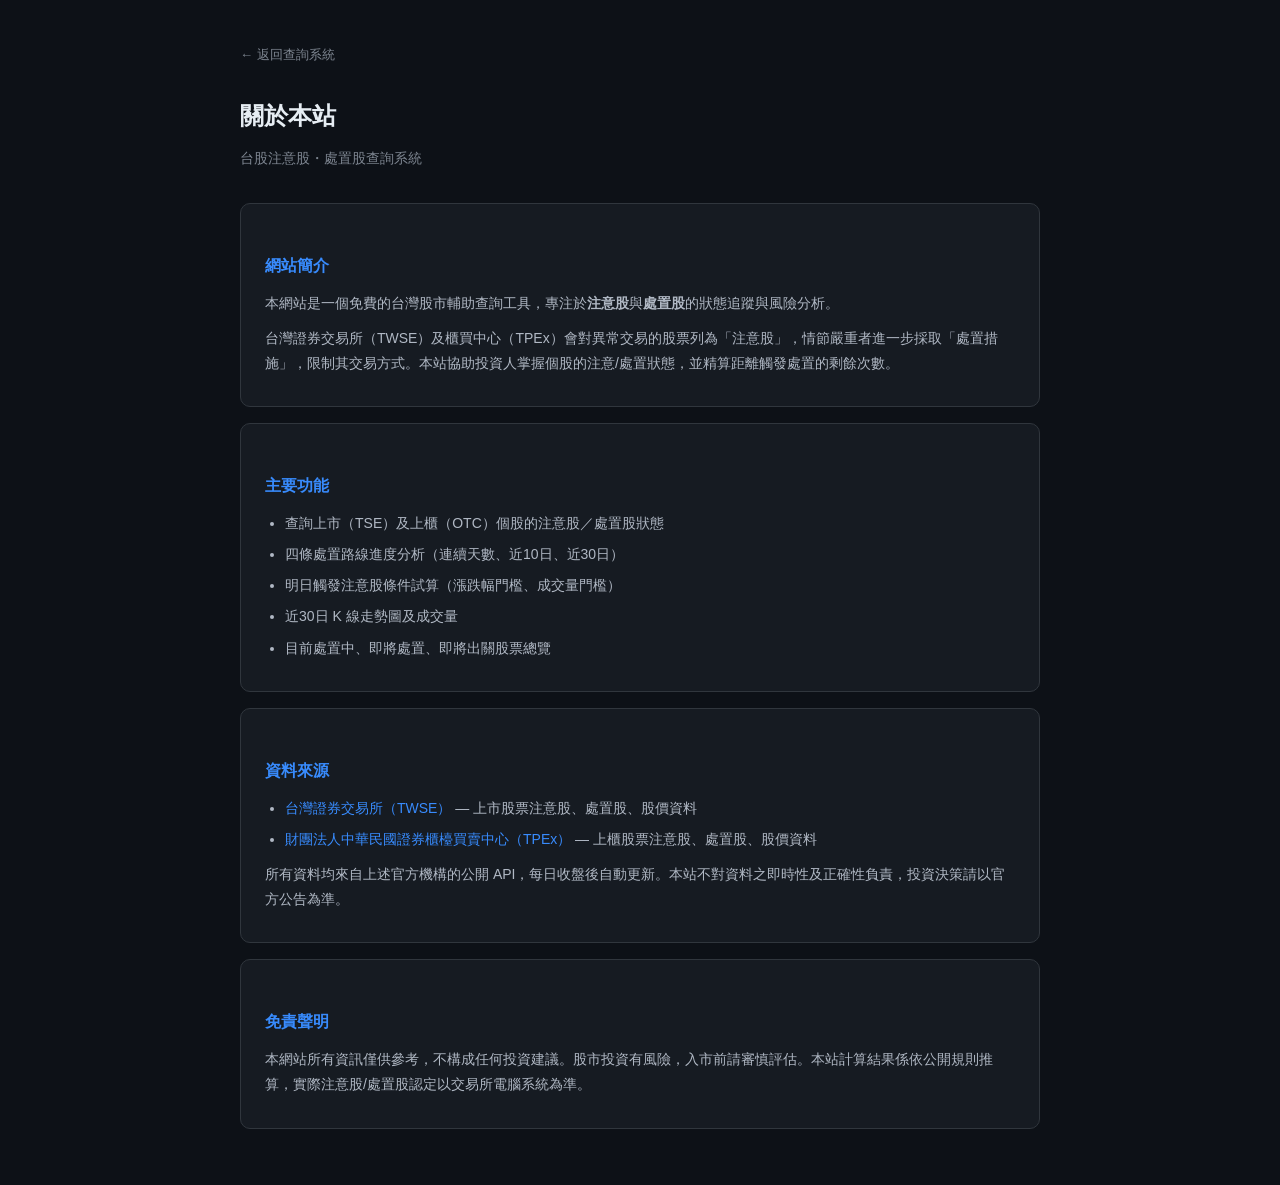
<file: templates/about.html>
<!DOCTYPE html>
<html lang="zh-TW">
<head>
  <meta charset="UTF-8">
  <meta name="viewport" content="width=device-width, initial-scale=1.0">
  <title>關於本站 — 台股注意股・處置股查詢系統</title>
  <style>
    * { margin:0; padding:0; box-sizing:border-box; }
    body {
      background:#0d1117; color:#e6edf3;
      font-family:-apple-system, BlinkMacSystemFont, 'Segoe UI', 'PingFang TC', 'Microsoft JhengHei', sans-serif;
      padding:40px 20px; line-height:1.8;
    }
    .container { max-width:800px; margin:0 auto; }
    h1 { font-size:24px; font-weight:700; margin-bottom:8px; }
    h2 { font-size:16px; font-weight:600; color:#388bfd; margin:28px 0 10px; }
    p  { font-size:14px; color:#b0b8c4; margin-bottom:10px; }
    ul { font-size:14px; color:#b0b8c4; margin:0 0 10px 20px; }
    li { margin-bottom:6px; }
    a  { color:#388bfd; text-decoration:none; }
    a:hover { text-decoration:underline; }
    .subtitle { font-size:14px; color:#7d8590; margin-bottom:32px; }
    .back { display:inline-block; margin-bottom:28px; font-size:13px; color:#7d8590; }
    .back:hover { color:#e6edf3; }
    .card {
      background:#161b22; border:1px solid #30363d;
      border-radius:10px; padding:20px 24px; margin-bottom:16px;
    }
  </style>
</head>
<body>
<div class="container">
  <a class="back" href="/">← 返回查詢系統</a>
  <h1>關於本站</h1>
  <p class="subtitle">台股注意股・處置股查詢系統</p>

  <div class="card">
    <h2>網站簡介</h2>
    <p>本網站是一個免費的台灣股市輔助查詢工具，專注於<strong>注意股</strong>與<strong>處置股</strong>的狀態追蹤與風險分析。</p>
    <p>台灣證券交易所（TWSE）及櫃買中心（TPEx）會對異常交易的股票列為「注意股」，情節嚴重者進一步採取「處置措施」，限制其交易方式。本站協助投資人掌握個股的注意/處置狀態，並精算距離觸發處置的剩餘次數。</p>
  </div>

  <div class="card">
    <h2>主要功能</h2>
    <ul>
      <li>查詢上市（TSE）及上櫃（OTC）個股的注意股／處置股狀態</li>
      <li>四條處置路線進度分析（連續天數、近10日、近30日）</li>
      <li>明日觸發注意股條件試算（漲跌幅門檻、成交量門檻）</li>
      <li>近30日 K 線走勢圖及成交量</li>
      <li>目前處置中、即將處置、即將出關股票總覽</li>
    </ul>
  </div>

  <div class="card">
    <h2>資料來源</h2>
    <ul>
      <li><a href="https://www.twse.com.tw/" target="_blank" rel="noopener">台灣證券交易所（TWSE）</a> — 上市股票注意股、處置股、股價資料</li>
      <li><a href="https://www.tpex.org.tw/" target="_blank" rel="noopener">財團法人中華民國證券櫃檯買賣中心（TPEx）</a> — 上櫃股票注意股、處置股、股價資料</li>
    </ul>
    <p>所有資料均來自上述官方機構的公開 API，每日收盤後自動更新。本站不對資料之即時性及正確性負責，投資決策請以官方公告為準。</p>
  </div>

  <div class="card">
    <h2>免責聲明</h2>
    <p>本網站所有資訊僅供參考，不構成任何投資建議。股市投資有風險，入市前請審慎評估。本站計算結果係依公開規則推算，實際注意股/處置股認定以交易所電腦系統為準。</p>
  </div>
</div>
</body>
</html>
</file>
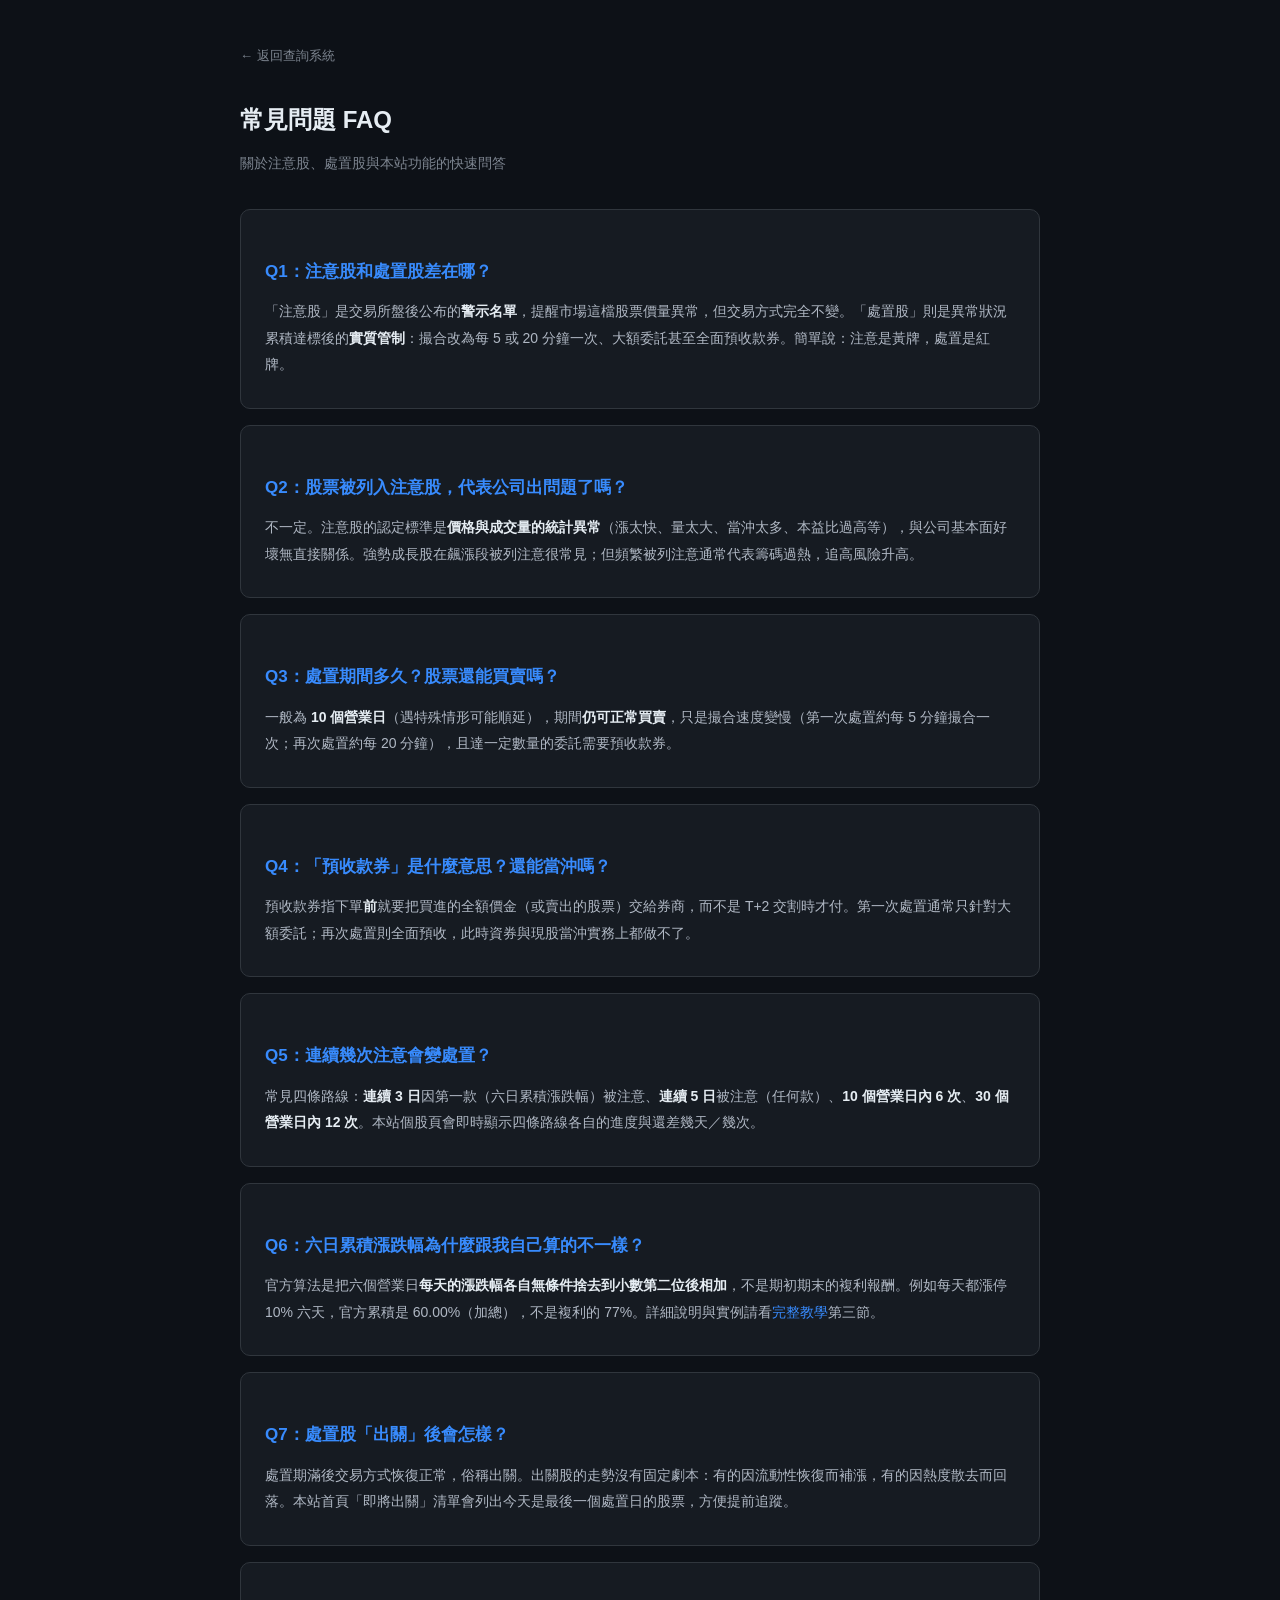
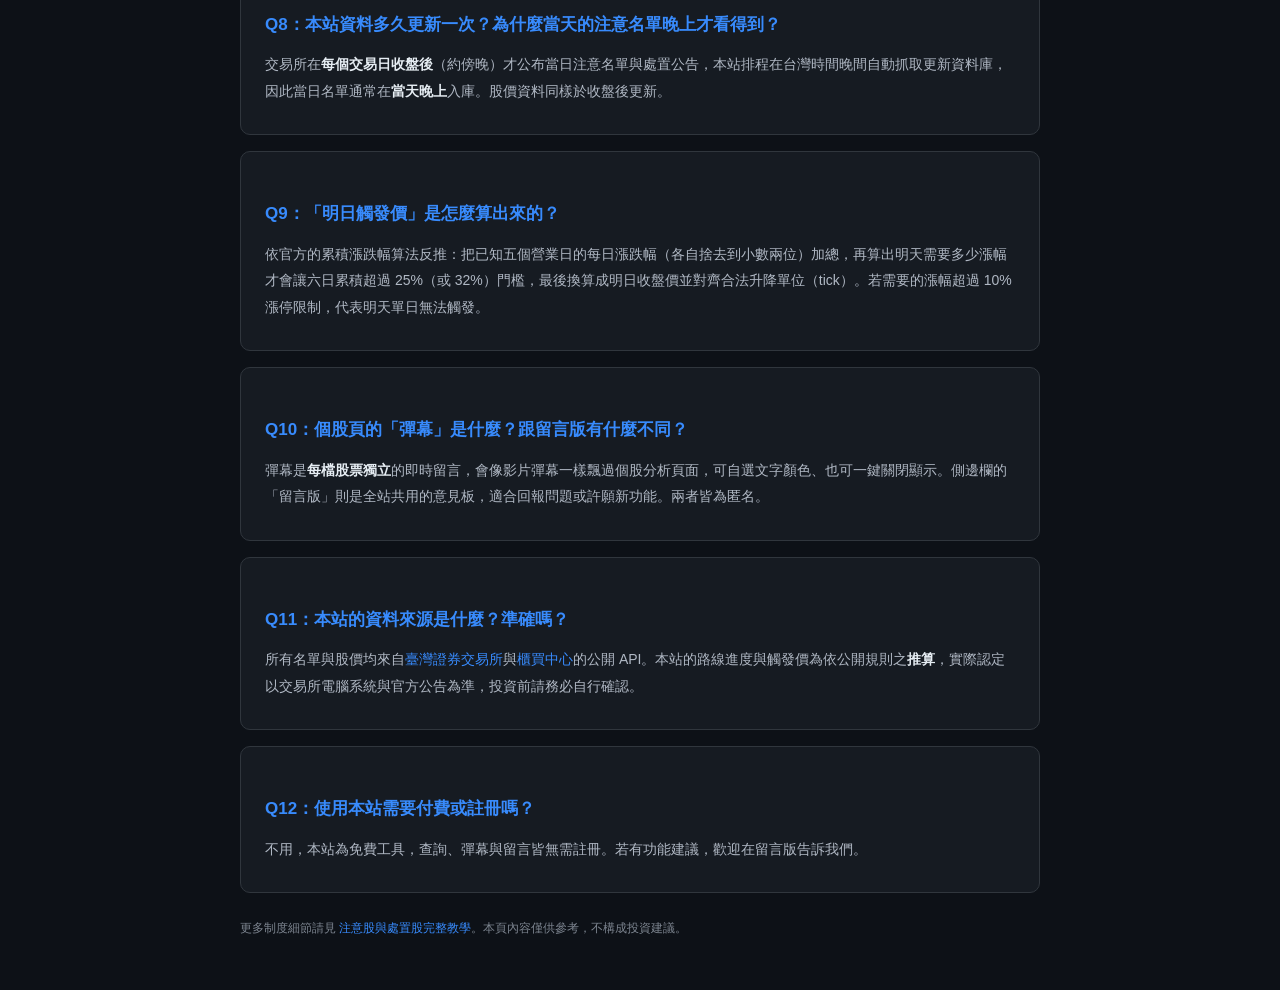
<file: templates/faq.html>
<!DOCTYPE html>
<html lang="zh-TW">
<head>
  <meta charset="UTF-8">
  <meta name="viewport" content="width=device-width, initial-scale=1.0">
  <meta name="description" content="台股注意股、處置股常見問題：注意股和處置股差在哪？處置期間多久、還能交易嗎？分盤撮合與預收款券是什麼？累積漲跌幅怎麼算？資料多久更新？">
  <title>常見問題 FAQ — 台股注意股・處置股查詢系統</title>
  <style>
    * { margin:0; padding:0; box-sizing:border-box; }
    body {
      background:#0d1117; color:#e6edf3;
      font-family:-apple-system, BlinkMacSystemFont, 'Segoe UI', 'PingFang TC', 'Microsoft JhengHei', sans-serif;
      padding:40px 20px; line-height:1.9;
    }
    .container { max-width:800px; margin:0 auto; }
    h1 { font-size:24px; font-weight:700; margin-bottom:8px; }
    h2 { font-size:17px; font-weight:600; color:#388bfd; margin:26px 0 10px; }
    h3 { font-size:15px; font-weight:600; color:#e6edf3; margin:18px 0 8px; }
    p  { font-size:14px; color:#b0b8c4; margin-bottom:10px; }
    ul, ol { font-size:14px; color:#b0b8c4; margin:0 0 10px 22px; }
    li { margin-bottom:6px; }
    a  { color:#388bfd; text-decoration:none; }
    a:hover { text-decoration:underline; }
    strong { color:#e6edf3; }
    .subtitle { font-size:14px; color:#7d8590; margin-bottom:32px; }
    .back { display:inline-block; margin-bottom:28px; font-size:13px; color:#7d8590; }
    .back:hover { color:#e6edf3; }
    .card {
      background:#161b22; border:1px solid #30363d;
      border-radius:10px; padding:20px 24px; margin-bottom:16px;
    }
    table { width:100%; border-collapse:collapse; font-size:13px; margin:10px 0; }
    th, td { border:1px solid #30363d; padding:8px 10px; text-align:left; color:#b0b8c4; }
    th { background:#21262d; color:#e6edf3; white-space:nowrap; }
    .tip {
      background:#0d2036; border:1px solid #1f6feb; border-radius:8px;
      padding:12px 16px; font-size:13px; color:#b0cdf0; margin:12px 0;
    }
    .warn {
      background:#2b1500; border:1px solid #d29922; border-radius:8px;
      padding:12px 16px; font-size:13px; color:#f0c060; margin:12px 0;
    }
    .foot-note { font-size:12px; color:#7d8590; margin-top:24px; }
  </style>
</head>
<body>
<div class="container">
  <a class="back" href="/">← 返回查詢系統</a>
  <h1>常見問題 FAQ</h1>
  <p class="subtitle">關於注意股、處置股與本站功能的快速問答</p>

  <div class="card">
    <h2>Q1：注意股和處置股差在哪？</h2>
    <p>「注意股」是交易所盤後公布的<strong>警示名單</strong>，提醒市場這檔股票價量異常，但交易方式完全不變。「處置股」則是異常狀況累積達標後的<strong>實質管制</strong>：撮合改為每 5 或 20 分鐘一次、大額委託甚至全面預收款券。簡單說：注意是黃牌，處置是紅牌。</p>
  </div>

  <div class="card">
    <h2>Q2：股票被列入注意股，代表公司出問題了嗎？</h2>
    <p>不一定。注意股的認定標準是<strong>價格與成交量的統計異常</strong>（漲太快、量太大、當沖太多、本益比過高等），與公司基本面好壞無直接關係。強勢成長股在飆漲段被列注意很常見；但頻繁被列注意通常代表籌碼過熱，追高風險升高。</p>
  </div>

  <div class="card">
    <h2>Q3：處置期間多久？股票還能買賣嗎？</h2>
    <p>一般為 <strong>10 個營業日</strong>（遇特殊情形可能順延），期間<strong>仍可正常買賣</strong>，只是撮合速度變慢（第一次處置約每 5 分鐘撮合一次；再次處置約每 20 分鐘），且達一定數量的委託需要預收款券。</p>
  </div>

  <div class="card">
    <h2>Q4：「預收款券」是什麼意思？還能當沖嗎？</h2>
    <p>預收款券指下單<strong>前</strong>就要把買進的全額價金（或賣出的股票）交給券商，而不是 T+2 交割時才付。第一次處置通常只針對大額委託；再次處置則全面預收，此時資券與現股當沖實務上都做不了。</p>
  </div>

  <div class="card">
    <h2>Q5：連續幾次注意會變處置？</h2>
    <p>常見四條路線：<strong>連續 3 日</strong>因第一款（六日累積漲跌幅）被注意、<strong>連續 5 日</strong>被注意（任何款）、<strong>10 個營業日內 6 次</strong>、<strong>30 個營業日內 12 次</strong>。本站個股頁會即時顯示四條路線各自的進度與還差幾天／幾次。</p>
  </div>

  <div class="card">
    <h2>Q6：六日累積漲跌幅為什麼跟我自己算的不一樣？</h2>
    <p>官方算法是把六個營業日<strong>每天的漲跌幅各自無條件捨去到小數第二位後相加</strong>，不是期初期末的複利報酬。例如每天都漲停 10% 六天，官方累積是 60.00%（加總），不是複利的 77%。詳細說明與實例請看<a href="/guide">完整教學</a>第三節。</p>
  </div>

  <div class="card">
    <h2>Q7：處置股「出關」後會怎樣？</h2>
    <p>處置期滿後交易方式恢復正常，俗稱出關。出關股的走勢沒有固定劇本：有的因流動性恢復而補漲，有的因熱度散去而回落。本站首頁「即將出關」清單會列出今天是最後一個處置日的股票，方便提前追蹤。</p>
  </div>

  <div class="card">
    <h2>Q8：本站資料多久更新一次？為什麼當天的注意名單晚上才看得到？</h2>
    <p>交易所在<strong>每個交易日收盤後</strong>（約傍晚）才公布當日注意名單與處置公告，本站排程在台灣時間晚間自動抓取更新資料庫，因此當日名單通常在<strong>當天晚上</strong>入庫。股價資料同樣於收盤後更新。</p>
  </div>

  <div class="card">
    <h2>Q9：「明日觸發價」是怎麼算出來的？</h2>
    <p>依官方的累積漲跌幅算法反推：把已知五個營業日的每日漲跌幅（各自捨去到小數兩位）加總，再算出明天需要多少漲幅才會讓六日累積超過 25%（或 32%）門檻，最後換算成明日收盤價並對齊合法升降單位（tick）。若需要的漲幅超過 10% 漲停限制，代表明天單日無法觸發。</p>
  </div>

  <div class="card">
    <h2>Q10：個股頁的「彈幕」是什麼？跟留言版有什麼不同？</h2>
    <p>彈幕是<strong>每檔股票獨立</strong>的即時留言，會像影片彈幕一樣飄過個股分析頁面，可自選文字顏色、也可一鍵關閉顯示。側邊欄的「留言版」則是全站共用的意見板，適合回報問題或許願新功能。兩者皆為匿名。</p>
  </div>

  <div class="card">
    <h2>Q11：本站的資料來源是什麼？準確嗎？</h2>
    <p>所有名單與股價均來自<a href="https://www.twse.com.tw/" target="_blank" rel="noopener">臺灣證券交易所</a>與<a href="https://www.tpex.org.tw/" target="_blank" rel="noopener">櫃買中心</a>的公開 API。本站的路線進度與觸發價為依公開規則之<strong>推算</strong>，實際認定以交易所電腦系統與官方公告為準，投資前請務必自行確認。</p>
  </div>

  <div class="card">
    <h2>Q12：使用本站需要付費或註冊嗎？</h2>
    <p>不用，本站為免費工具，查詢、彈幕與留言皆無需註冊。若有功能建議，歡迎在留言版告訴我們。</p>
  </div>

  <p class="foot-note">更多制度細節請見 <a href="/guide">注意股與處置股完整教學</a>。本頁內容僅供參考，不構成投資建議。</p>
</div>
</body>
</html>
</file>
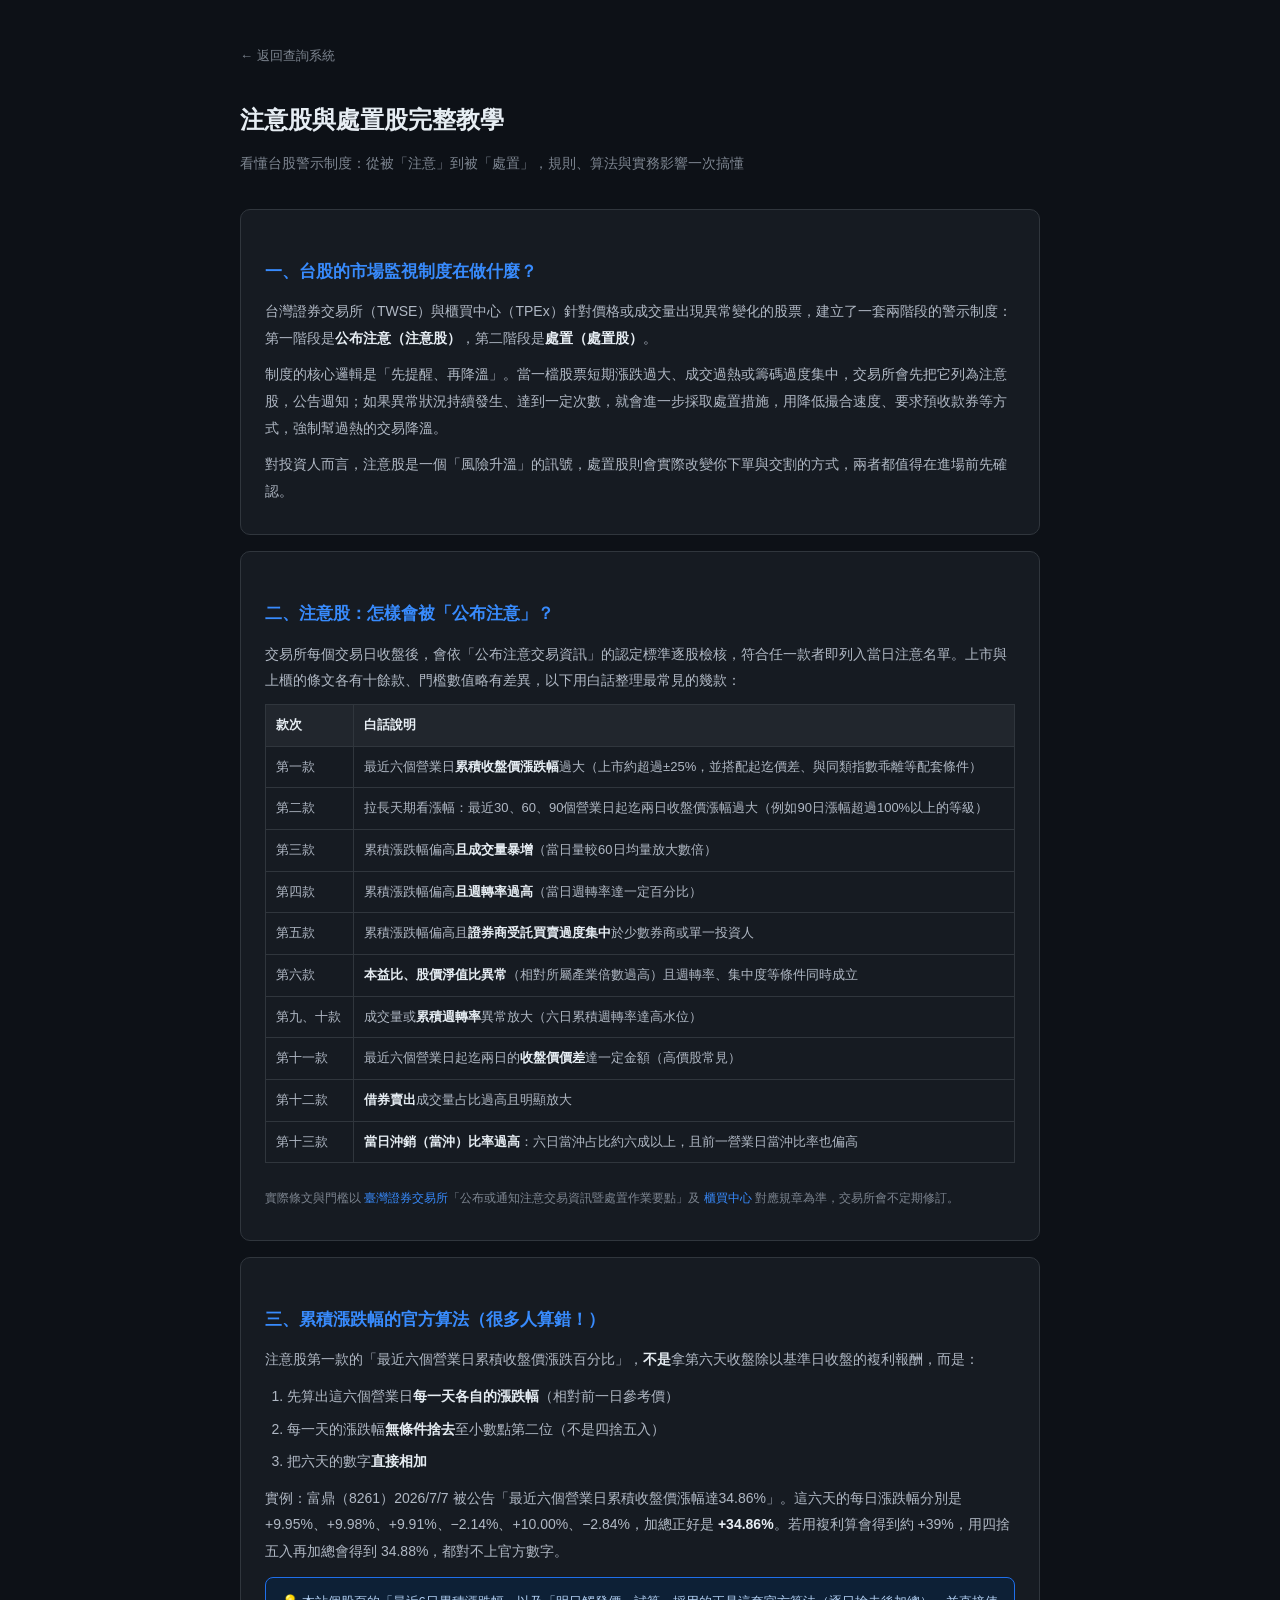
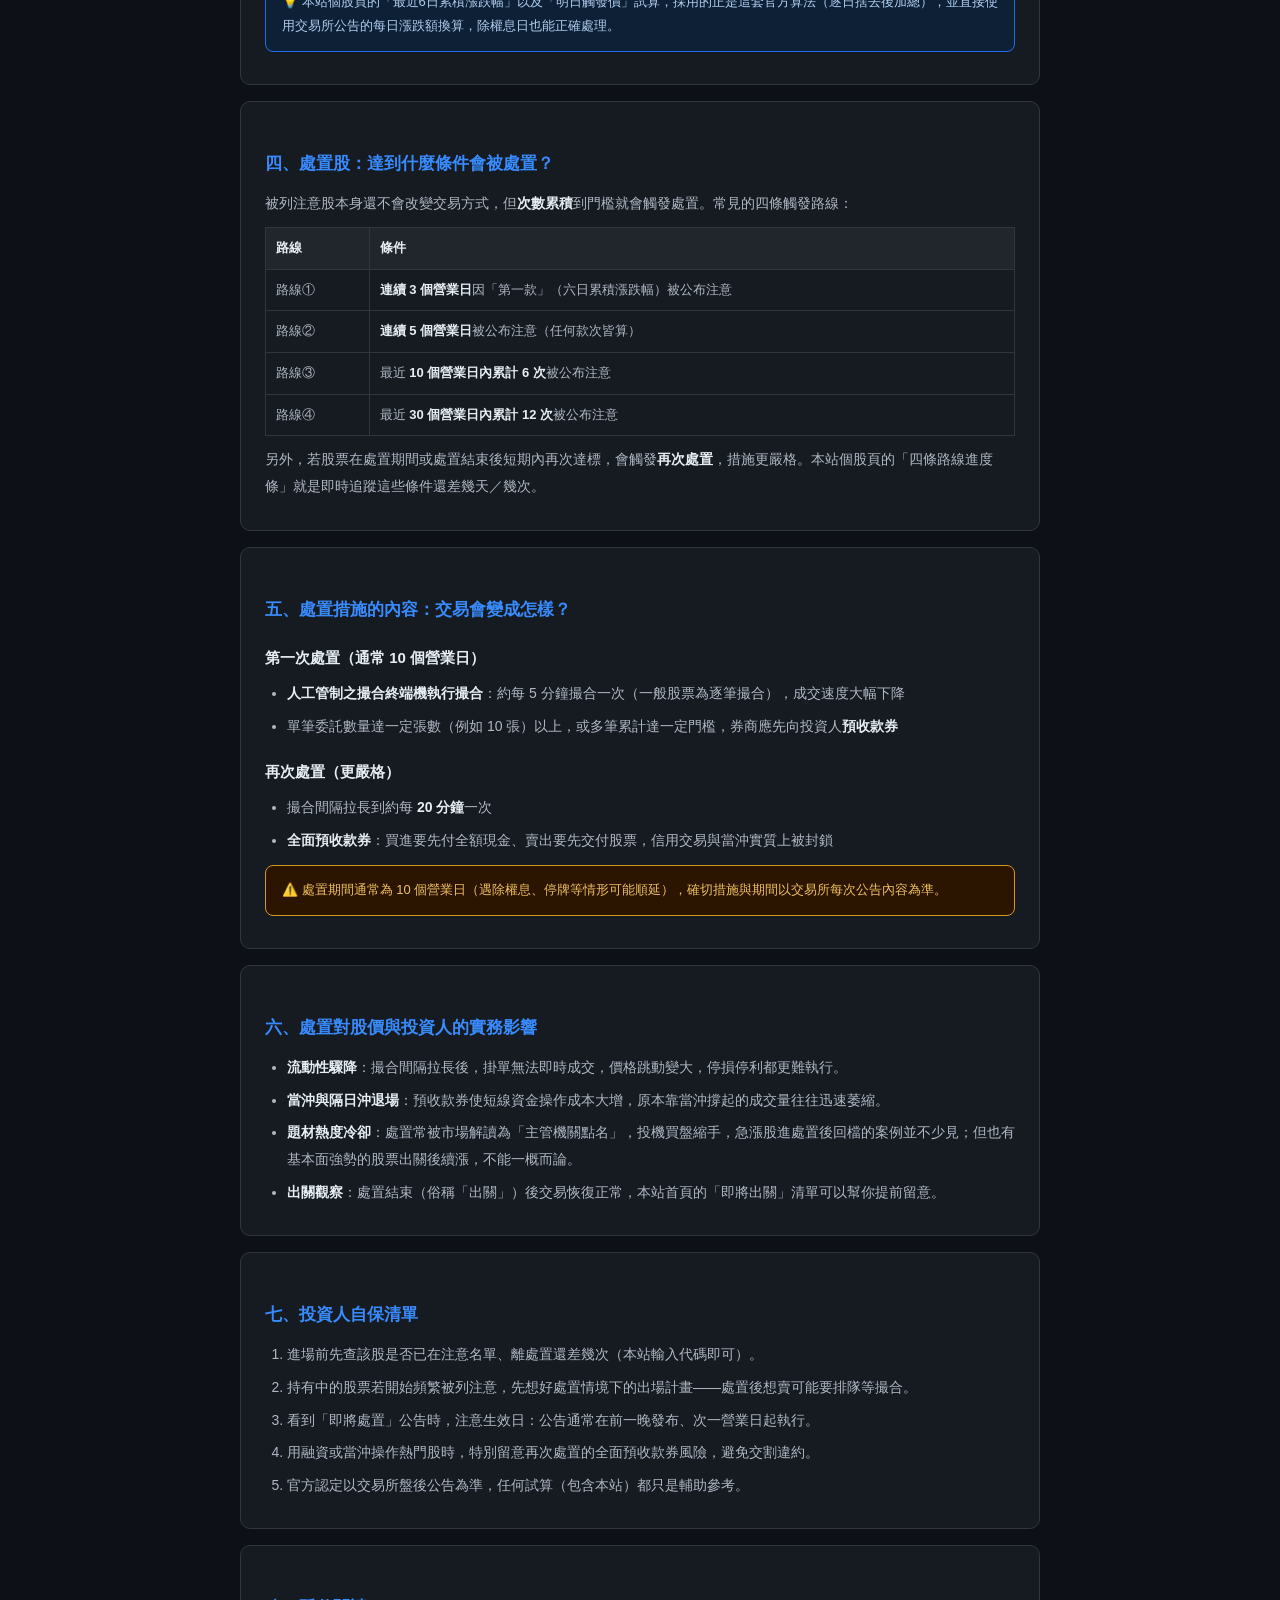
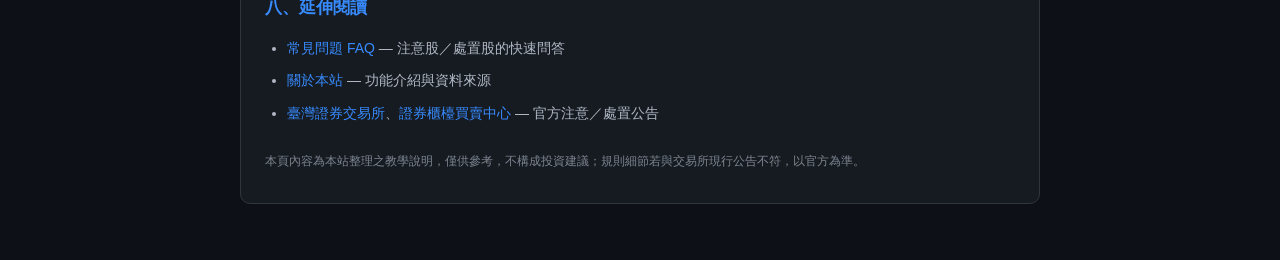
<file: templates/guide.html>
<!DOCTYPE html>
<html lang="zh-TW">
<head>
  <meta charset="UTF-8">
  <meta name="viewport" content="width=device-width, initial-scale=1.0">
  <meta name="description" content="台股注意股與處置股完整教學：注意有價證券13款標準白話解說、累積漲跌幅官方計算方式、處置條件四條路線、分盤撮合與預收款券等處置措施，以及投資人實務注意事項。">
  <title>注意股與處置股完整教學｜台股警示制度指南 — 台股注意股・處置股查詢系統</title>
  <style>
    * { margin:0; padding:0; box-sizing:border-box; }
    body {
      background:#0d1117; color:#e6edf3;
      font-family:-apple-system, BlinkMacSystemFont, 'Segoe UI', 'PingFang TC', 'Microsoft JhengHei', sans-serif;
      padding:40px 20px; line-height:1.9;
    }
    .container { max-width:800px; margin:0 auto; }
    h1 { font-size:24px; font-weight:700; margin-bottom:8px; }
    h2 { font-size:17px; font-weight:600; color:#388bfd; margin:26px 0 10px; }
    h3 { font-size:15px; font-weight:600; color:#e6edf3; margin:18px 0 8px; }
    p  { font-size:14px; color:#b0b8c4; margin-bottom:10px; }
    ul, ol { font-size:14px; color:#b0b8c4; margin:0 0 10px 22px; }
    li { margin-bottom:6px; }
    a  { color:#388bfd; text-decoration:none; }
    a:hover { text-decoration:underline; }
    strong { color:#e6edf3; }
    .subtitle { font-size:14px; color:#7d8590; margin-bottom:32px; }
    .back { display:inline-block; margin-bottom:28px; font-size:13px; color:#7d8590; }
    .back:hover { color:#e6edf3; }
    .card {
      background:#161b22; border:1px solid #30363d;
      border-radius:10px; padding:20px 24px; margin-bottom:16px;
    }
    table { width:100%; border-collapse:collapse; font-size:13px; margin:10px 0; }
    th, td { border:1px solid #30363d; padding:8px 10px; text-align:left; color:#b0b8c4; }
    th { background:#21262d; color:#e6edf3; white-space:nowrap; }
    .tip {
      background:#0d2036; border:1px solid #1f6feb; border-radius:8px;
      padding:12px 16px; font-size:13px; color:#b0cdf0; margin:12px 0;
    }
    .warn {
      background:#2b1500; border:1px solid #d29922; border-radius:8px;
      padding:12px 16px; font-size:13px; color:#f0c060; margin:12px 0;
    }
    .foot-note { font-size:12px; color:#7d8590; margin-top:24px; }
  </style>
</head>
<body>
<div class="container">
  <a class="back" href="/">← 返回查詢系統</a>
  <h1>注意股與處置股完整教學</h1>
  <p class="subtitle">看懂台股警示制度：從被「注意」到被「處置」，規則、算法與實務影響一次搞懂</p>

  <div class="card">
    <h2>一、台股的市場監視制度在做什麼？</h2>
    <p>台灣證券交易所（TWSE）與櫃買中心（TPEx）針對價格或成交量出現異常變化的股票，建立了一套兩階段的警示制度：第一階段是<strong>公布注意（注意股）</strong>，第二階段是<strong>處置（處置股）</strong>。</p>
    <p>制度的核心邏輯是「先提醒、再降溫」。當一檔股票短期漲跌過大、成交過熱或籌碼過度集中，交易所會先把它列為注意股，公告週知；如果異常狀況持續發生、達到一定次數，就會進一步採取處置措施，用降低撮合速度、要求預收款券等方式，強制幫過熱的交易降溫。</p>
    <p>對投資人而言，注意股是一個「風險升溫」的訊號，處置股則會實際改變你下單與交割的方式，兩者都值得在進場前先確認。</p>
  </div>

  <div class="card">
    <h2>二、注意股：怎樣會被「公布注意」？</h2>
    <p>交易所每個交易日收盤後，會依「公布注意交易資訊」的認定標準逐股檢核，符合任一款者即列入當日注意名單。上市與上櫃的條文各有十餘款、門檻數值略有差異，以下用白話整理最常見的幾款：</p>
    <table>
      <tr><th>款次</th><th>白話說明</th></tr>
      <tr><td>第一款</td><td>最近六個營業日<strong>累積收盤價漲跌幅</strong>過大（上市約超過±25%，並搭配起迄價差、與同類指數乖離等配套條件）</td></tr>
      <tr><td>第二款</td><td>拉長天期看漲幅：最近30、60、90個營業日起迄兩日收盤價漲幅過大（例如90日漲幅超過100%以上的等級）</td></tr>
      <tr><td>第三款</td><td>累積漲跌幅偏高<strong>且成交量暴增</strong>（當日量較60日均量放大數倍）</td></tr>
      <tr><td>第四款</td><td>累積漲跌幅偏高<strong>且週轉率過高</strong>（當日週轉率達一定百分比）</td></tr>
      <tr><td>第五款</td><td>累積漲跌幅偏高且<strong>證券商受託買賣過度集中</strong>於少數券商或單一投資人</td></tr>
      <tr><td>第六款</td><td><strong>本益比、股價淨值比異常</strong>（相對所屬產業倍數過高）且週轉率、集中度等條件同時成立</td></tr>
      <tr><td>第九、十款</td><td>成交量或<strong>累積週轉率</strong>異常放大（六日累積週轉率達高水位）</td></tr>
      <tr><td>第十一款</td><td>最近六個營業日起迄兩日的<strong>收盤價價差</strong>達一定金額（高價股常見）</td></tr>
      <tr><td>第十二款</td><td><strong>借券賣出</strong>成交量占比過高且明顯放大</td></tr>
      <tr><td>第十三款</td><td><strong>當日沖銷（當沖）比率過高</strong>：六日當沖占比約六成以上，且前一營業日當沖比率也偏高</td></tr>
    </table>
    <p class="foot-note">實際條文與門檻以 <a href="https://www.twse.com.tw/" target="_blank" rel="noopener">臺灣證券交易所</a>「公布或通知注意交易資訊暨處置作業要點」及 <a href="https://www.tpex.org.tw/" target="_blank" rel="noopener">櫃買中心</a> 對應規章為準，交易所會不定期修訂。</p>
  </div>

  <div class="card">
    <h2>三、累積漲跌幅的官方算法（很多人算錯！）</h2>
    <p>注意股第一款的「最近六個營業日累積收盤價漲跌百分比」，<strong>不是</strong>拿第六天收盤除以基準日收盤的複利報酬，而是：</p>
    <ol>
      <li>先算出這六個營業日<strong>每一天各自的漲跌幅</strong>（相對前一日參考價）</li>
      <li>每一天的漲跌幅<strong>無條件捨去</strong>至小數點第二位（不是四捨五入）</li>
      <li>把六天的數字<strong>直接相加</strong></li>
    </ol>
    <p>實例：富鼎（8261）2026/7/7 被公告「最近六個營業日累積收盤價漲幅達34.86%」。這六天的每日漲跌幅分別是 +9.95%、+9.98%、+9.91%、−2.14%、+10.00%、−2.84%，加總正好是 <strong>+34.86%</strong>。若用複利算會得到約 +39%，用四捨五入再加總會得到 34.88%，都對不上官方數字。</p>
    <div class="tip">💡 本站個股頁的「最近6日累積漲跌幅」以及「明日觸發價」試算，採用的正是這套官方算法（逐日捨去後加總），並直接使用交易所公告的每日漲跌額換算，除權息日也能正確處理。</div>
  </div>

  <div class="card">
    <h2>四、處置股：達到什麼條件會被處置？</h2>
    <p>被列注意股本身還不會改變交易方式，但<strong>次數累積</strong>到門檻就會觸發處置。常見的四條觸發路線：</p>
    <table>
      <tr><th>路線</th><th>條件</th></tr>
      <tr><td>路線①</td><td><strong>連續 3 個營業日</strong>因「第一款」（六日累積漲跌幅）被公布注意</td></tr>
      <tr><td>路線②</td><td><strong>連續 5 個營業日</strong>被公布注意（任何款次皆算）</td></tr>
      <tr><td>路線③</td><td>最近 <strong>10 個營業日內累計 6 次</strong>被公布注意</td></tr>
      <tr><td>路線④</td><td>最近 <strong>30 個營業日內累計 12 次</strong>被公布注意</td></tr>
    </table>
    <p>另外，若股票在處置期間或處置結束後短期內再次達標，會觸發<strong>再次處置</strong>，措施更嚴格。本站個股頁的「四條路線進度條」就是即時追蹤這些條件還差幾天／幾次。</p>
  </div>

  <div class="card">
    <h2>五、處置措施的內容：交易會變成怎樣？</h2>
    <h3>第一次處置（通常 10 個營業日）</h3>
    <ul>
      <li><strong>人工管制之撮合終端機執行撮合</strong>：約每 5 分鐘撮合一次（一般股票為逐筆撮合），成交速度大幅下降</li>
      <li>單筆委託數量達一定張數（例如 10 張）以上，或多筆累計達一定門檻，券商應先向投資人<strong>預收款券</strong></li>
    </ul>
    <h3>再次處置（更嚴格）</h3>
    <ul>
      <li>撮合間隔拉長到約每 <strong>20 分鐘</strong>一次</li>
      <li><strong>全面預收款券</strong>：買進要先付全額現金、賣出要先交付股票，信用交易與當沖實質上被封鎖</li>
    </ul>
    <div class="warn">⚠️ 處置期間通常為 10 個營業日（遇除權息、停牌等情形可能順延），確切措施與期間以交易所每次公告內容為準。</div>
  </div>

  <div class="card">
    <h2>六、處置對股價與投資人的實務影響</h2>
    <ul>
      <li><strong>流動性驟降</strong>：撮合間隔拉長後，掛單無法即時成交，價格跳動變大，停損停利都更難執行。</li>
      <li><strong>當沖與隔日沖退場</strong>：預收款券使短線資金操作成本大增，原本靠當沖撐起的成交量往往迅速萎縮。</li>
      <li><strong>題材熱度冷卻</strong>：處置常被市場解讀為「主管機關點名」，投機買盤縮手，急漲股進處置後回檔的案例並不少見；但也有基本面強勢的股票出關後續漲，不能一概而論。</li>
      <li><strong>出關觀察</strong>：處置結束（俗稱「出關」）後交易恢復正常，本站首頁的「即將出關」清單可以幫你提前留意。</li>
    </ul>
  </div>

  <div class="card">
    <h2>七、投資人自保清單</h2>
    <ol>
      <li>進場前先查該股是否已在注意名單、離處置還差幾次（本站輸入代碼即可）。</li>
      <li>持有中的股票若開始頻繁被列注意，先想好處置情境下的出場計畫——處置後想賣可能要排隊等撮合。</li>
      <li>看到「即將處置」公告時，注意生效日：公告通常在前一晚發布、次一營業日起執行。</li>
      <li>用融資或當沖操作熱門股時，特別留意再次處置的全面預收款券風險，避免交割違約。</li>
      <li>官方認定以交易所盤後公告為準，任何試算（包含本站）都只是輔助參考。</li>
    </ol>
  </div>

  <div class="card">
    <h2>八、延伸閱讀</h2>
    <ul>
      <li><a href="/faq">常見問題 FAQ</a> — 注意股／處置股的快速問答</li>
      <li><a href="/about">關於本站</a> — 功能介紹與資料來源</li>
      <li><a href="https://www.twse.com.tw/" target="_blank" rel="noopener">臺灣證券交易所</a>、<a href="https://www.tpex.org.tw/" target="_blank" rel="noopener">證券櫃檯買賣中心</a> — 官方注意／處置公告</li>
    </ul>
    <p class="foot-note">本頁內容為本站整理之教學說明，僅供參考，不構成投資建議；規則細節若與交易所現行公告不符，以官方為準。</p>
  </div>
</div>
</body>
</html>
</file>
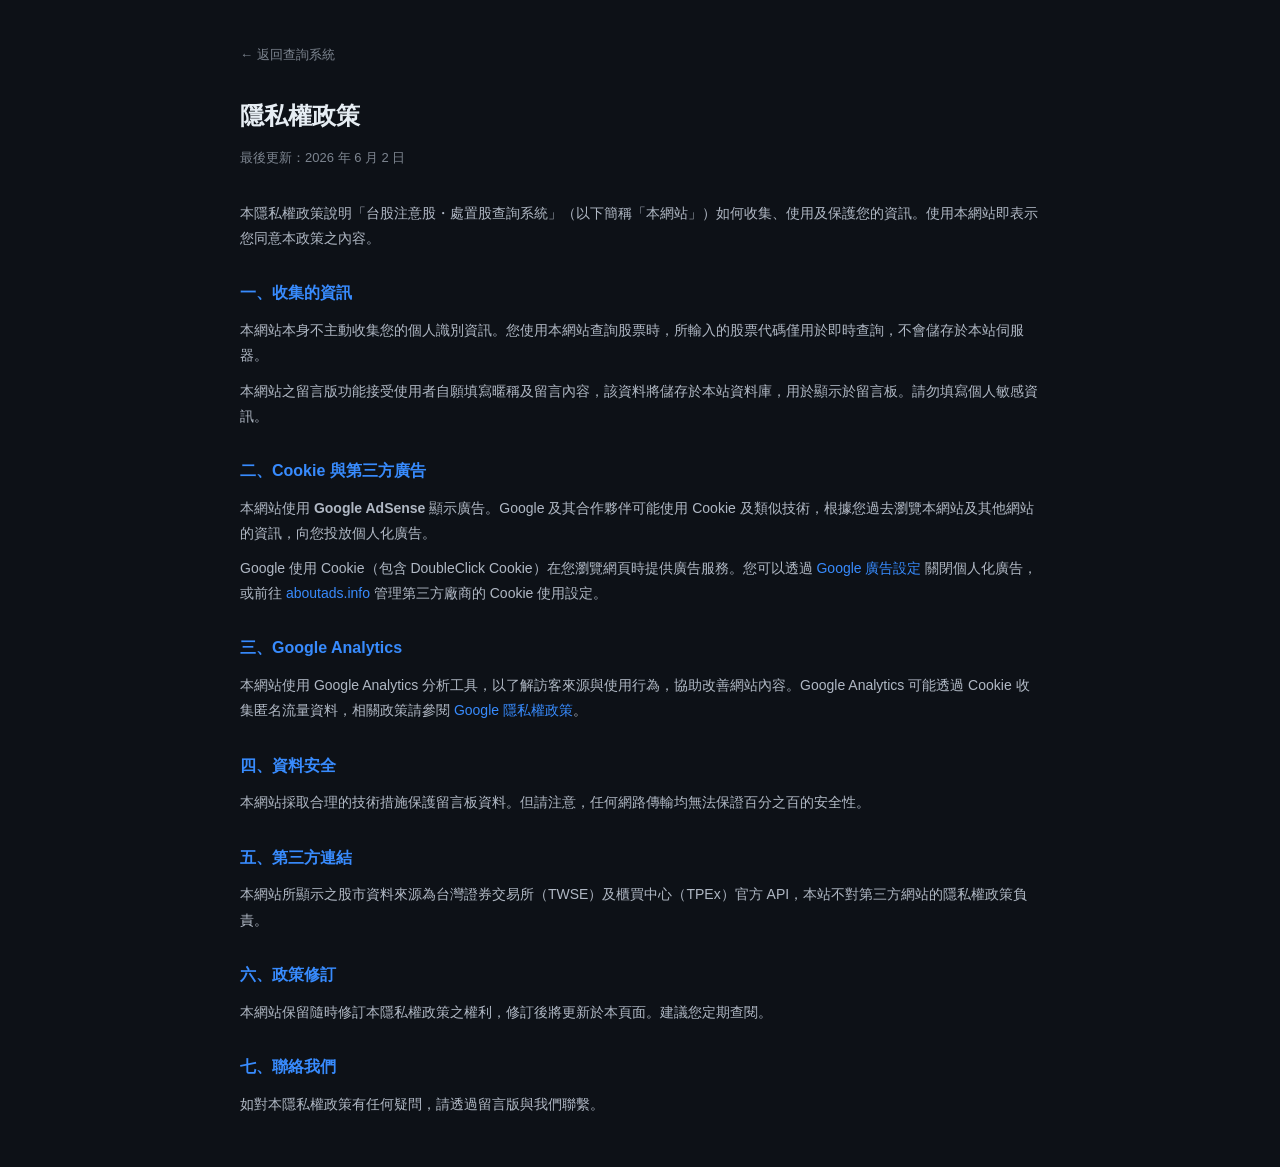
<file: templates/privacy.html>
<!DOCTYPE html>
<html lang="zh-TW">
<head>
  <meta charset="UTF-8">
  <meta name="viewport" content="width=device-width, initial-scale=1.0">
  <title>隱私權政策 — 台股注意股・處置股查詢系統</title>
  <style>
    * { margin:0; padding:0; box-sizing:border-box; }
    body {
      background:#0d1117; color:#e6edf3;
      font-family:-apple-system, BlinkMacSystemFont, 'Segoe UI', 'PingFang TC', 'Microsoft JhengHei', sans-serif;
      padding:40px 20px; line-height:1.8;
    }
    .container { max-width:800px; margin:0 auto; }
    h1 { font-size:24px; font-weight:700; margin-bottom:8px; }
    h2 { font-size:16px; font-weight:600; color:#388bfd; margin:28px 0 10px; }
    p  { font-size:14px; color:#b0b8c4; margin-bottom:10px; }
    a  { color:#388bfd; text-decoration:none; }
    a:hover { text-decoration:underline; }
    .updated { font-size:13px; color:#7d8590; margin-bottom:32px; }
    .back { display:inline-block; margin-bottom:28px; font-size:13px; color:#7d8590; }
    .back:hover { color:#e6edf3; }
  </style>
</head>
<body>
<div class="container">
  <a class="back" href="/">← 返回查詢系統</a>
  <h1>隱私權政策</h1>
  <p class="updated">最後更新：2026 年 6 月 2 日</p>

  <p>本隱私權政策說明「台股注意股・處置股查詢系統」（以下簡稱「本網站」）如何收集、使用及保護您的資訊。使用本網站即表示您同意本政策之內容。</p>

  <h2>一、收集的資訊</h2>
  <p>本網站本身不主動收集您的個人識別資訊。您使用本網站查詢股票時，所輸入的股票代碼僅用於即時查詢，不會儲存於本站伺服器。</p>
  <p>本網站之留言版功能接受使用者自願填寫暱稱及留言內容，該資料將儲存於本站資料庫，用於顯示於留言板。請勿填寫個人敏感資訊。</p>

  <h2>二、Cookie 與第三方廣告</h2>
  <p>本網站使用 <strong>Google AdSense</strong> 顯示廣告。Google 及其合作夥伴可能使用 Cookie 及類似技術，根據您過去瀏覽本網站及其他網站的資訊，向您投放個人化廣告。</p>
  <p>Google 使用 Cookie（包含 DoubleClick Cookie）在您瀏覽網頁時提供廣告服務。您可以透過 <a href="https://www.google.com/settings/ads" target="_blank" rel="noopener">Google 廣告設定</a> 關閉個人化廣告，或前往 <a href="https://www.aboutads.info/" target="_blank" rel="noopener">aboutads.info</a> 管理第三方廠商的 Cookie 使用設定。</p>

  <h2>三、Google Analytics</h2>
  <p>本網站使用 Google Analytics 分析工具，以了解訪客來源與使用行為，協助改善網站內容。Google Analytics 可能透過 Cookie 收集匿名流量資料，相關政策請參閱 <a href="https://policies.google.com/privacy" target="_blank" rel="noopener">Google 隱私權政策</a>。</p>

  <h2>四、資料安全</h2>
  <p>本網站採取合理的技術措施保護留言板資料。但請注意，任何網路傳輸均無法保證百分之百的安全性。</p>

  <h2>五、第三方連結</h2>
  <p>本網站所顯示之股市資料來源為台灣證券交易所（TWSE）及櫃買中心（TPEx）官方 API，本站不對第三方網站的隱私權政策負責。</p>

  <h2>六、政策修訂</h2>
  <p>本網站保留隨時修訂本隱私權政策之權利，修訂後將更新於本頁面。建議您定期查閱。</p>

  <h2>七、聯絡我們</h2>
  <p>如對本隱私權政策有任何疑問，請透過留言版與我們聯繫。</p>
</div>
</body>
</html>
</file>
